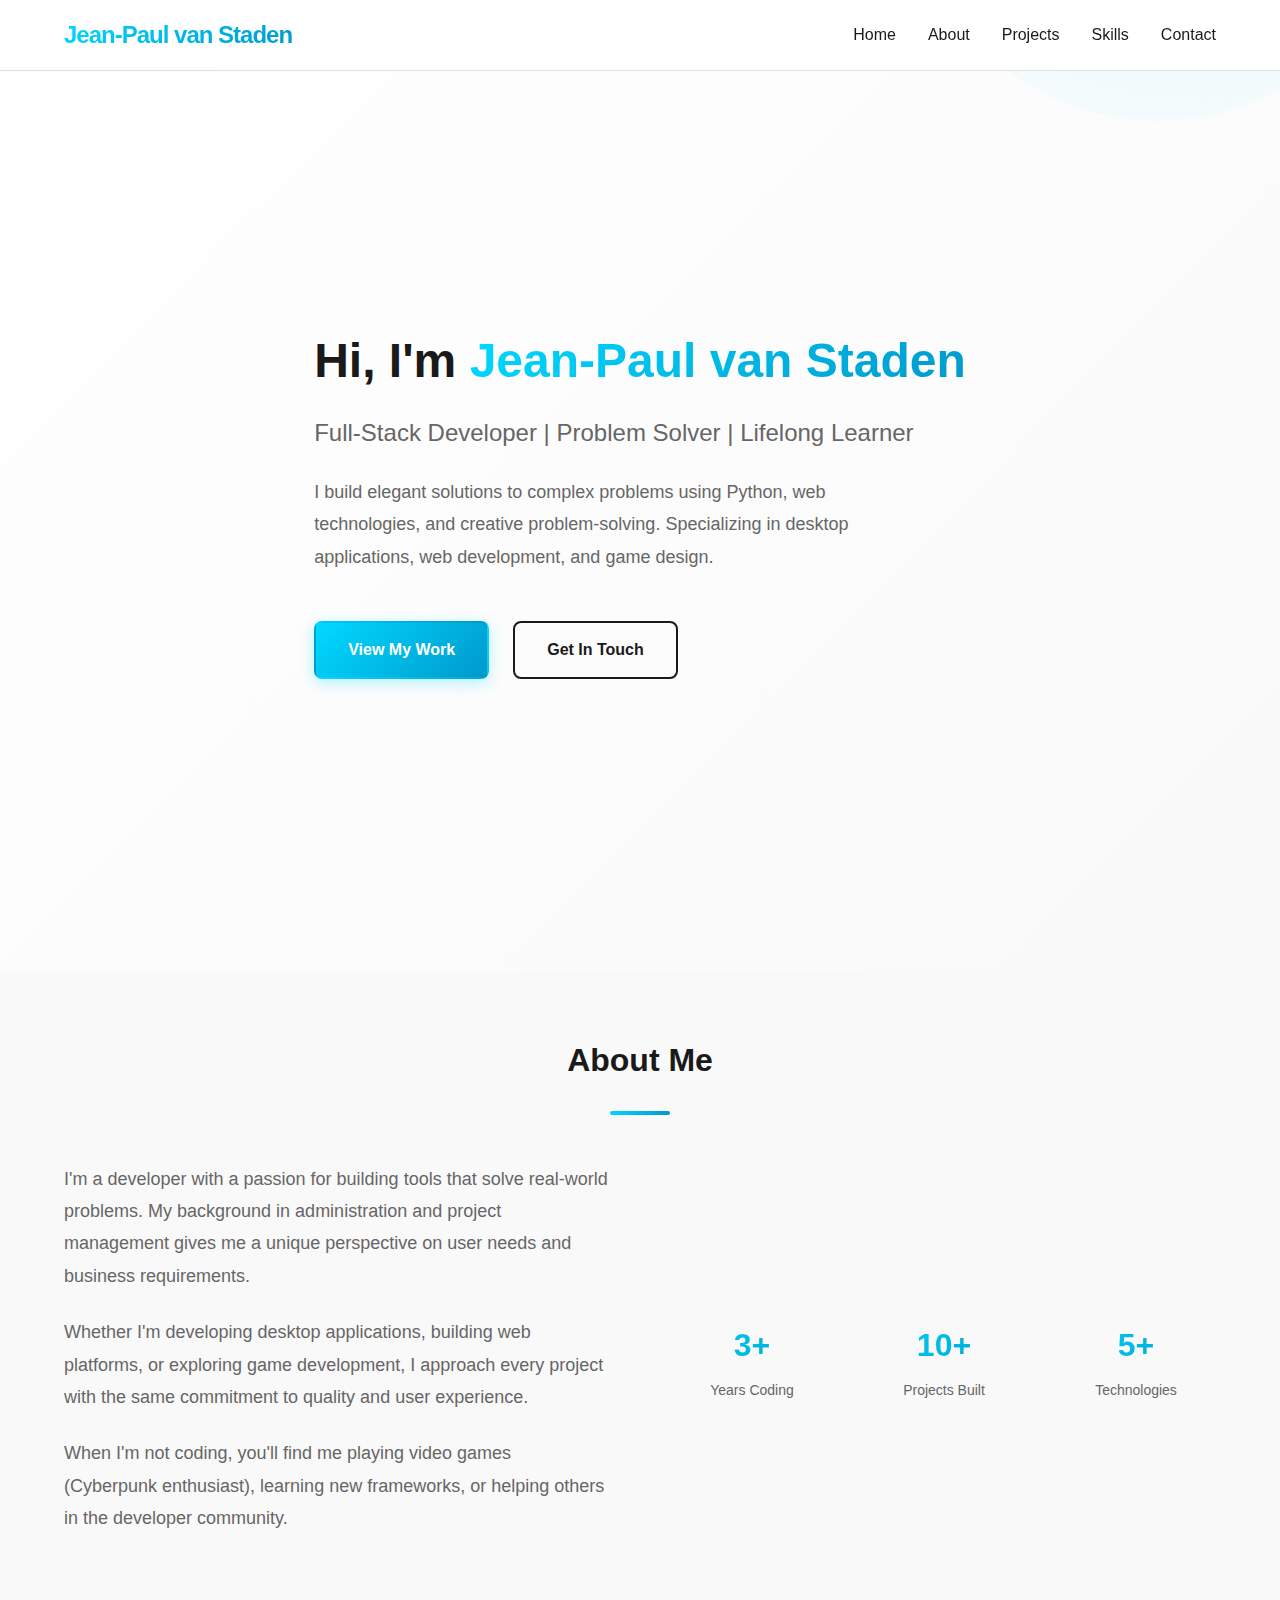
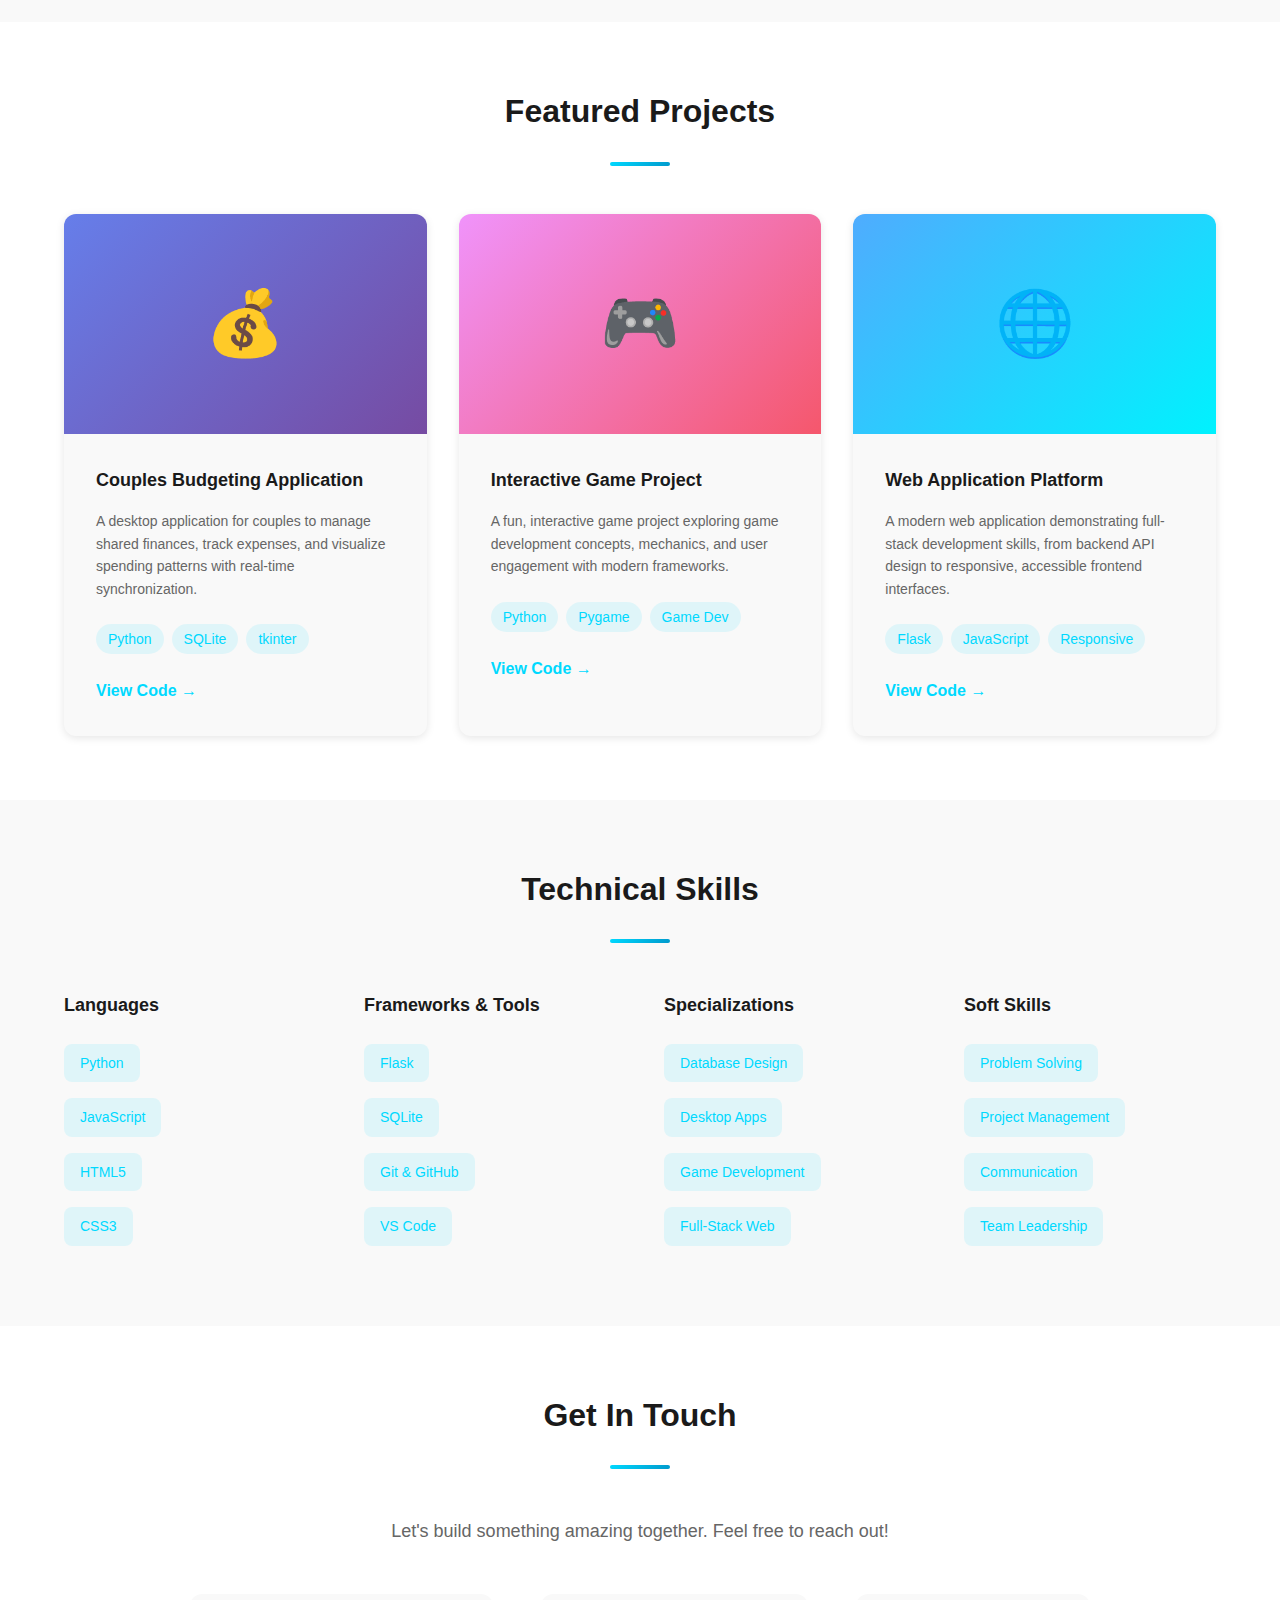
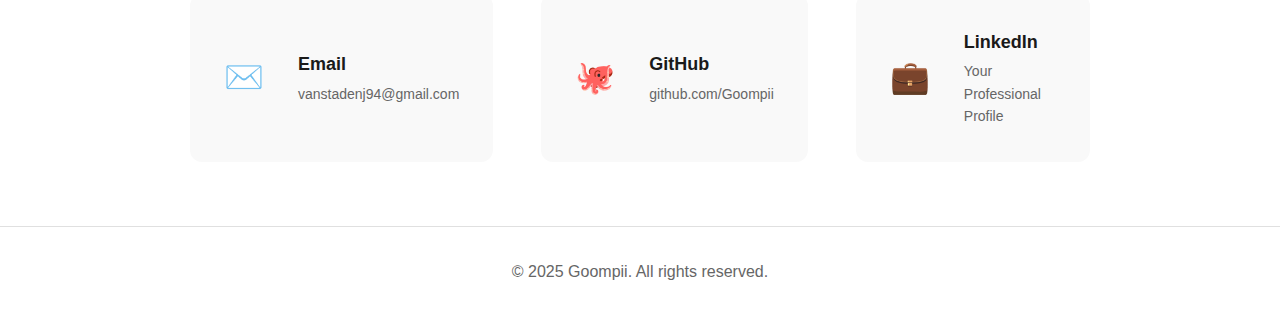
<file: index.html>
<!DOCTYPE html>
<html lang="en">
<head>
    <meta charset="UTF-8">
    <meta name="viewport" content="width=device-width, initial-scale=1.0">
    <meta name="description" content="Professional developer portfolio - Python, Web Development, Game Development">
    <title>Jean-Paul van Staden - Developer Portfolio</title>
    <link rel="stylesheet" href="assets/css/styles.css">
</head>
<body>
    <!-- NAVIGATION -->
    <nav class="navbar">
        <div class="container nav-container">
            <div class="logo">
                <h1>Jean-Paul van Staden</h1>
            </div>
            <ul class="nav-menu">
                <li><a href="#hero" class="nav-link">Home</a></li>
                <li><a href="#about" class="nav-link">About</a></li>
                <li><a href="#projects" class="nav-link">Projects</a></li>
                <li><a href="#skills" class="nav-link">Skills</a></li>
                <li><a href="#contact" class="nav-link">Contact</a></li>
            </ul>
            <div class="hamburger">
                <span></span>
                <span></span>
                <span></span>
            </div>
        </div>
    </nav>

    <!-- HERO SECTION -->
    <section id="hero" class="hero">
        <div class="container hero-content">
            <div class="hero-text">
                <h2>Hi, I'm <span class="accent">Jean-Paul van Staden</span></h2>
                <p class="hero-subtitle">Full-Stack Developer | Problem Solver | Lifelong Learner</p>
                <p class="hero-description">
                    I build elegant solutions to complex problems using Python, web technologies, and creative problem-solving. Specializing in desktop applications, web development, and game design.
                </p>
                <div class="hero-buttons">
                    <a href="#projects" class="btn btn-primary">View My Work</a>
                    <a href="#contact" class="btn btn-secondary">Get In Touch</a>
                </div>
            </div>
        </div>
    </section>

    <!-- ABOUT SECTION -->
    <section id="about" class="about">
        <div class="container">
            <h3 class="section-title">About Me</h3>
            <div class="about-content">
                <div class="about-text">
                    <p>
                        I'm a developer with a passion for building tools that solve real-world problems. 
                        My background in administration and project management gives me a unique perspective 
                        on user needs and business requirements.
                    </p>
                    <p>
                        Whether I'm developing desktop applications, building web platforms, or exploring game development,
                        I approach every project with the same commitment to quality and user experience.
                    </p>
                    <p>
                        When I'm not coding, you'll find me playing video games (Cyberpunk enthusiast), learning new frameworks,
                        or helping others in the developer community.
                    </p>
                </div>
                <div class="about-stats">
                    <div class="stat">
                        <h4>3+</h4>
                        <p>Years Coding</p>
                    </div>
                    <div class="stat">
                        <h4>10+</h4>
                        <p>Projects Built</p>
                    </div>
                    <div class="stat">
                        <h4>5+</h4>
                        <p>Technologies</p>
                    </div>
                </div>
            </div>
        </div>
    </section>

    <!-- PROJECTS SECTION -->
    <section id="projects" class="projects">
        <div class="container">
            <h3 class="section-title">Featured Projects</h3>
            <div class="projects-grid">
                
                <!-- PROJECT CARD 1 -->
                <div class="project-card">
                    <div class="project-image" style="background: linear-gradient(135deg, #667eea 0%, #764ba2 100%);">
                        <span class="project-placeholder">💰</span>
                    </div>
                    <div class="project-content">
                        <h4>Couples Budgeting Application</h4>
                        <p class="project-description">
                            A desktop application for couples to manage shared finances, track expenses, 
                            and visualize spending patterns with real-time synchronization.
                        </p>
                        <div class="project-tags">
                            <span class="tag">Python</span>
                            <span class="tag">SQLite</span>
                            <span class="tag">tkinter</span>
                        </div>
                        <div class="project-links">
                            <a href="https://github.com/Goompii" target="_blank" class="project-link">View Code →</a>
                        </div>
                    </div>
                </div>

                <!-- PROJECT CARD 2 -->
                <div class="project-card">
                    <div class="project-image" style="background: linear-gradient(135deg, #f093fb 0%, #f5576c 100%);">
                        <span class="project-placeholder">🎮</span>
                    </div>
                    <div class="project-content">
                        <h4>Interactive Game Project</h4>
                        <p class="project-description">
                            A fun, interactive game project exploring game development concepts,
                            mechanics, and user engagement with modern frameworks.
                        </p>
                        <div class="project-tags">
                            <span class="tag">Python</span>
                            <span class="tag">Pygame</span>
                            <span class="tag">Game Dev</span>
                        </div>
                        <div class="project-links">
                            <a href="https://github.com/Goompii" target="_blank" class="project-link">View Code →</a>
                        </div>
                    </div>
                </div>

                <!-- PROJECT CARD 3 -->
                <div class="project-card">
                    <div class="project-image" style="background: linear-gradient(135deg, #4facfe 0%, #00f2fe 100%);">
                        <span class="project-placeholder">🌐</span>
                    </div>
                    <div class="project-content">
                        <h4>Web Application Platform</h4>
                        <p class="project-description">
                            A modern web application demonstrating full-stack development skills,
                            from backend API design to responsive, accessible frontend interfaces.
                        </p>
                        <div class="project-tags">
                            <span class="tag">Flask</span>
                            <span class="tag">JavaScript</span>
                            <span class="tag">Responsive</span>
                        </div>
                        <div class="project-links">
                            <a href="https://github.com/Goompii" target="_blank" class="project-link">View Code →</a>
                        </div>
                    </div>
                </div>

            </div>
        </div>
    </section>

    <!-- SKILLS SECTION -->
    <section id="skills" class="skills">
        <div class="container">
            <h3 class="section-title">Technical Skills</h3>
            <div class="skills-grid">
                
                <div class="skill-category">
                    <h4>Languages</h4>
                    <ul class="skill-list">
                        <li><span class="skill-badge">Python</span></li>
                        <li><span class="skill-badge">JavaScript</span></li>
                        <li><span class="skill-badge">HTML5</span></li>
                        <li><span class="skill-badge">CSS3</span></li>
                    </ul>
                </div>

                <div class="skill-category">
                    <h4>Frameworks & Tools</h4>
                    <ul class="skill-list">
                        <li><span class="skill-badge">Flask</span></li>
                        <li><span class="skill-badge">SQLite</span></li>
                        <li><span class="skill-badge">Git & GitHub</span></li>
                        <li><span class="skill-badge">VS Code</span></li>
                    </ul>
                </div>

                <div class="skill-category">
                    <h4>Specializations</h4>
                    <ul class="skill-list">
                        <li><span class="skill-badge">Database Design</span></li>
                        <li><span class="skill-badge">Desktop Apps</span></li>
                        <li><span class="skill-badge">Game Development</span></li>
                        <li><span class="skill-badge">Full-Stack Web</span></li>
                    </ul>
                </div>

                <div class="skill-category">
                    <h4>Soft Skills</h4>
                    <ul class="skill-list">
                        <li><span class="skill-badge">Problem Solving</span></li>
                        <li><span class="skill-badge">Project Management</span></li>
                        <li><span class="skill-badge">Communication</span></li>
                        <li><span class="skill-badge">Team Leadership</span></li>
                    </ul>
                </div>

            </div>
        </div>
    </section>

    <!-- CONTACT SECTION -->
    <section id="contact" class="contact">
        <div class="container">
            <h3 class="section-title">Get In Touch</h3>
            <p class="contact-subtitle">
                Let's build something amazing together. Feel free to reach out!
            </p>
            <div class="contact-content">
                <div class="contact-info">
                    <a href="mailto:vanstadenj94@gmail.com" class="contact-link">
                        <span class="contact-icon">✉️</span>
                        <div>
                            <h5>Email</h5>
                            <p>vanstadenj94@gmail.com</p>
                        </div>
                    </a>
                    <a href="https://github.com/Goompii" target="_blank" rel="noopener noreferrer" class="contact-link">
                        <span class="contact-icon">🐙</span>
                        <div>
                            <h5>GitHub</h5>
                            <p>github.com/Goompii</p>
                        </div>
                    </a>
                    <a href="https://linkedin.com/in/yourprofile" target="_blank" rel="noopener noreferrer" class="contact-link">
                        <span class="contact-icon">💼</span>
                        <div>
                            <h5>LinkedIn</h5>
                            <p>Your Professional Profile</p>
                        </div>
                    </a>
                </div>
            </div>
        </div>
    </section>

    <!-- FOOTER -->
    <footer class="footer">
        <div class="container">
            <p>&copy; 2025 Goompii. All rights reserved.</p>
        </div>
    </footer>

    <script src="assets/js/script.js"></script>
</body>
</html>
</file>
<file: assets/css/styles.css>
/* ===== ROOT & DESIGN SYSTEM ===== */
:root {
    /* Colors */
    --primary-color: #00d9ff;
    --primary-dark: #0099cc;
    --secondary-color: #1a1a1a;
    --text-dark: #1a1a1a;
    --text-light: #f5f5f5;
    --text-gray: #666;
    --bg-light: #f9f9f9;
    --bg-dark: #0f0f0f;
    --border-color: #e0e0e0;
    --accent-gradient: linear-gradient(135deg, #00d9ff, #0099cc);
    
    /* Typography */
    --font-main: -apple-system, BlinkMacSystemFont, 'Segoe UI', Roboto, 'Helvetica Neue', Arial, sans-serif;
    --font-mono: 'Monaco', 'Courier New', monospace;
    --font-size-base: 16px;
    --font-size-sm: 14px;
    --font-size-lg: 18px;
    --font-size-xl: 24px;
    --font-size-2xl: 32px;
    --font-size-3xl: 48px;
    
    /* Spacing */
    --space-xs: 8px;
    --space-sm: 16px;
    --space-md: 24px;
    --space-lg: 32px;
    --space-xl: 48px;
    --space-2xl: 64px;
    
    /* Borders & Shadows */
    --shadow-sm: 0 2px 8px rgba(0, 0, 0, 0.1);
    --shadow-md: 0 4px 16px rgba(0, 0, 0, 0.15);
    --shadow-lg: 0 8px 32px rgba(0, 0, 0, 0.2);
    --radius: 8px;
    --radius-lg: 12px;
    
    /* Transitions */
    --transition: 0.3s cubic-bezier(0.25, 0.46, 0.45, 0.94);
}

/* Dark mode */
@media (prefers-color-scheme: dark) {
    :root {
        --text-dark: #f5f5f5;
        --text-light: #1a1a1a;
        --bg-light: #1a1a1a;
        --bg-dark: #0f0f0f;
        --border-color: #333;
    }
}

/* ===== GLOBAL STYLES ===== */
* {
    margin: 0;
    padding: 0;
    box-sizing: border-box;
}

html {
    scroll-behavior: smooth;
}

body {
    font-family: var(--font-main);
    font-size: var(--font-size-base);
    color: var(--text-dark);
    background-color: #fff;
    line-height: 1.6;
}

@media (prefers-color-scheme: dark) {
    body {
        background-color: var(--bg-dark);
        color: var(--text-light);
    }
}

/* ===== CONTAINER & LAYOUT ===== */
.container {
    max-width: 1200px;
    margin: 0 auto;
    padding: 0 var(--space-md);
}

.nav-container {
    display: flex;
    justify-content: space-between;
    align-items: center;
}

/* ===== NAVIGATION ===== */
.navbar {
    position: sticky;
    top: 0;
    z-index: 1000;
    background: rgba(255, 255, 255, 0.95);
    backdrop-filter: blur(10px);
    border-bottom: 1px solid var(--border-color);
    padding: var(--space-sm) 0;
    transition: all var(--transition);
}

@media (prefers-color-scheme: dark) {
    .navbar {
        background: rgba(15, 15, 15, 0.95);
    }
}

.logo h1 {
    font-size: var(--font-size-xl);
    font-weight: 700;
    background: var(--accent-gradient);
    -webkit-background-clip: text;
    -webkit-text-fill-color: transparent;
    background-clip: text;
    letter-spacing: -1px;
}

.nav-menu {
    display: flex;
    list-style: none;
    gap: var(--space-lg);
}

.nav-link {
    color: var(--text-dark);
    text-decoration: none;
    font-weight: 500;
    position: relative;
    transition: color var(--transition);
}

@media (prefers-color-scheme: dark) {
    .nav-link {
        color: var(--text-light);
    }
}

.nav-link::after {
    content: '';
    position: absolute;
    bottom: -4px;
    left: 0;
    width: 0;
    height: 2px;
    background: var(--primary-color);
    transition: width var(--transition);
}

.nav-link:hover::after {
    width: 100%;
}

.hamburger {
    display: none;
    flex-direction: column;
    cursor: pointer;
}

.hamburger span {
    width: 25px;
    height: 3px;
    background: var(--text-dark);
    margin: 4px 0;
    border-radius: 2px;
    transition: all var(--transition);
}

@media (prefers-color-scheme: dark) {
    .hamburger span {
        background: var(--text-light);
    }
}

/* Mobile menu toggle */
@media (max-width: 768px) {
    .hamburger {
        display: flex;
    }
    
    .nav-menu {
        position: absolute;
        top: 100%;
        left: 0;
        right: 0;
        flex-direction: column;
        background: rgba(255, 255, 255, 0.98);
        gap: 0;
        max-height: 0;
        overflow: hidden;
        transition: max-height var(--transition);
    }
    
    @media (prefers-color-scheme: dark) {
        .nav-menu {
            background: rgba(15, 15, 15, 0.98);
        }
    }
    
    .nav-menu.active {
        max-height: 300px;
    }
    
    .nav-menu li {
        padding: var(--space-sm);
        border-bottom: 1px solid var(--border-color);
    }
    
    .nav-link::after {
        display: none;
    }
}

/* ===== HERO SECTION ===== */
.hero {
    min-height: 100vh;
    display: flex;
    align-items: center;
    justify-content: center;
    background: linear-gradient(135deg, #ffffff 0%, #f9f9f9 100%);
    position: relative;
    overflow: hidden;
}

@media (prefers-color-scheme: dark) {
    .hero {
        background: linear-gradient(135deg, #0f0f0f 0%, #1a1a1a 100%);
    }
}

.hero::before {
    content: '';
    position: absolute;
    top: -50%;
    right: -10%;
    width: 500px;
    height: 500px;
    background: radial-gradient(circle, rgba(0, 217, 255, 0.1), transparent);
    border-radius: 50%;
    animation: float 8s ease-in-out infinite;
}

@keyframes float {
    0%, 100% { transform: translateY(0px); }
    50% { transform: translateY(30px); }
}

.hero-content {
    position: relative;
    z-index: 1;
}

.hero-text h2 {
    font-size: var(--font-size-3xl);
    font-weight: 800;
    margin-bottom: var(--space-md);
    line-height: 1.2;
}

.accent {
    background: var(--accent-gradient);
    -webkit-background-clip: text;
    -webkit-text-fill-color: transparent;
    background-clip: text;
}

.hero-subtitle {
    font-size: var(--font-size-xl);
    color: var(--text-gray);
    margin-bottom: var(--space-md);
}

@media (prefers-color-scheme: dark) {
    .hero-subtitle {
        color: #999;
    }
}

.hero-description {
    font-size: var(--font-size-lg);
    max-width: 600px;
    margin-bottom: var(--space-xl);
    color: var(--text-gray);
    line-height: 1.8;
}

@media (prefers-color-scheme: dark) {
    .hero-description {
        color: #aaa;
    }
}

.hero-buttons {
    display: flex;
    gap: var(--space-md);
    margin-bottom: var(--space-lg);
}

/* ===== BUTTONS ===== */
.btn {
    padding: 14px 32px;
    border-radius: var(--radius);
    font-size: var(--font-size-base);
    font-weight: 600;
    text-decoration: none;
    cursor: pointer;
    transition: all var(--transition);
    border: 2px solid transparent;
    display: inline-block;
}

.btn-primary {
    background: var(--accent-gradient);
    color: white;
    box-shadow: 0 4px 15px rgba(0, 217, 255, 0.3);
}

.btn-primary:hover {
    transform: translateY(-2px);
    box-shadow: 0 8px 25px rgba(0, 217, 255, 0.4);
}

.btn-secondary {
    background: transparent;
    color: var(--text-dark);
    border: 2px solid var(--text-dark);
}

@media (prefers-color-scheme: dark) {
    .btn-secondary {
        color: var(--text-light);
        border-color: var(--text-light);
    }
}

.btn-secondary:hover {
    background: var(--text-dark);
    color: white;
    transform: translateY(-2px);
}

@media (prefers-color-scheme: dark) {
    .btn-secondary:hover {
        background: var(--text-light);
        color: var(--bg-dark);
    }
}

@media (max-width: 768px) {
    .hero-text h2 {
        font-size: 32px;
    }
    
    .hero-subtitle {
        font-size: var(--font-size-lg);
    }
    
    .hero-buttons {
        flex-direction: column;
    }
    
    .btn {
        width: 100%;
        text-align: center;
    }
}

/* ===== SECTION TITLES ===== */
.section-title {
    font-size: var(--font-size-2xl);
    font-weight: 700;
    margin-bottom: var(--space-xl);
    text-align: center;
    position: relative;
}

.section-title::after {
    content: '';
    display: block;
    width: 60px;
    height: 4px;
    background: var(--accent-gradient);
    margin: var(--space-md) auto 0;
    border-radius: 2px;
}

/* ===== ABOUT SECTION ===== */
.about {
    padding: var(--space-2xl) 0;
    background: var(--bg-light);
}

@media (prefers-color-scheme: dark) {
    .about {
        background: #1a1a1a;
    }
}

.about-content {
    display: grid;
    grid-template-columns: 1fr 1fr;
    gap: var(--space-2xl);
    align-items: center;
}

.about-text p {
    font-size: var(--font-size-lg);
    line-height: 1.8;
    margin-bottom: var(--space-md);
    color: var(--text-gray);
}

@media (prefers-color-scheme: dark) {
    .about-text p {
        color: #aaa;
    }
}

.about-stats {
    display: grid;
    grid-template-columns: repeat(3, 1fr);
    gap: var(--space-lg);
}

.stat {
    text-align: center;
}

.stat h4 {
    font-size: 32px;
    font-weight: 700;
    background: var(--accent-gradient);
    -webkit-background-clip: text;
    -webkit-text-fill-color: transparent;
    background-clip: text;
    margin-bottom: var(--space-xs);
}

.stat p {
    font-size: var(--font-size-sm);
    color: var(--text-gray);
}

@media (prefers-color-scheme: dark) {
    .stat p {
        color: #aaa;
    }
}

@media (max-width: 768px) {
    .about-content {
        grid-template-columns: 1fr;
    }
}

/* ===== PROJECTS SECTION ===== */
.projects {
    padding: var(--space-2xl) 0;
}

.projects-grid {
    display: grid;
    grid-template-columns: repeat(3, 1fr);
    gap: var(--space-lg);
}

.project-card {
    background: var(--bg-light);
    border-radius: var(--radius-lg);
    overflow: hidden;
    transition: all var(--transition);
    box-shadow: var(--shadow-sm);
}

@media (prefers-color-scheme: dark) {
    .project-card {
        background: #1a1a1a;
    }
}

.project-card:hover {
    transform: translateY(-8px);
    box-shadow: var(--shadow-lg);
}

.project-image {
    height: 220px;
    background: linear-gradient(135deg, #667eea, #764ba2);
    display: flex;
    align-items: center;
    justify-content: center;
    overflow: hidden;
    position: relative;
}

.project-placeholder {
    font-size: 64px;
    animation: bounce 3s ease-in-out infinite;
}

@keyframes bounce {
    0%, 100% { transform: translateY(0); }
    50% { transform: translateY(-10px); }
}

.project-content {
    padding: var(--space-lg);
}

.project-content h4 {
    font-size: var(--font-size-lg);
    margin-bottom: var(--space-sm);
    font-weight: 700;
}

.project-description {
    font-size: var(--font-size-sm);
    color: var(--text-gray);
    margin-bottom: var(--space-md);
    line-height: 1.6;
}

@media (prefers-color-scheme: dark) {
    .project-description {
        color: #aaa;
    }
}

.project-tags {
    display: flex;
    flex-wrap: wrap;
    gap: var(--space-xs);
    margin-bottom: var(--space-md);
}

.tag {
    display: inline-block;
    background: rgba(0, 217, 255, 0.1);
    color: var(--primary-color);
    padding: 4px 12px;
    border-radius: 20px;
    font-size: var(--font-size-sm);
    font-weight: 500;
}

.project-link {
    color: var(--primary-color);
    text-decoration: none;
    font-weight: 600;
    transition: all var(--transition);
}

.project-link:hover {
    color: var(--primary-dark);
    transform: translateX(4px);
}

@media (max-width: 1024px) {
    .projects-grid {
        grid-template-columns: repeat(2, 1fr);
    }
}

@media (max-width: 768px) {
    .projects-grid {
        grid-template-columns: 1fr;
    }
}

/* ===== SKILLS SECTION ===== */
.skills {
    padding: var(--space-2xl) 0;
    background: var(--bg-light);
}

@media (prefers-color-scheme: dark) {
    .skills {
        background: #1a1a1a;
    }
}

.skills-grid {
    display: grid;
    grid-template-columns: repeat(4, 1fr);
    gap: var(--space-xl);
}

.skill-category h4 {
    font-size: var(--font-size-lg);
    font-weight: 700;
    margin-bottom: var(--space-md);
    color: var(--text-dark);
}

@media (prefers-color-scheme: dark) {
    .skill-category h4 {
        color: var(--text-light);
    }
}

.skill-list {
    list-style: none;
}

.skill-list li {
    margin-bottom: var(--space-sm);
}

.skill-badge {
    display: inline-block;
    background: rgba(0, 217, 255, 0.1);
    color: var(--primary-color);
    padding: 8px 16px;
    border-radius: var(--radius);
    font-size: var(--font-size-sm);
    font-weight: 500;
    transition: all var(--transition);
}

.skill-badge:hover {
    background: rgba(0, 217, 255, 0.2);
    transform: translateX(4px);
}

@media (max-width: 1024px) {
    .skills-grid {
        grid-template-columns: repeat(2, 1fr);
    }
}

@media (max-width: 768px) {
    .skills-grid {
        grid-template-columns: 1fr;
    }
}

/* ===== CONTACT SECTION ===== */
.contact {
    padding: var(--space-2xl) 0;
}

.contact-subtitle {
    text-align: center;
    font-size: var(--font-size-lg);
    color: var(--text-gray);
    margin-bottom: var(--space-xl);
}

@media (prefers-color-scheme: dark) {
    .contact-subtitle {
        color: #aaa;
    }
}

.contact-content {
    display: flex;
    justify-content: center;
}

.contact-info {
    display: flex;
    gap: var(--space-xl);
    max-width: 900px;
}

.contact-link {
    display: flex;
    align-items: center;
    gap: var(--space-md);
    padding: var(--space-lg);
    background: var(--bg-light);
    border-radius: var(--radius-lg);
    text-decoration: none;
    color: var(--text-dark);
    transition: all var(--transition);
    flex: 1;
    border: 2px solid transparent;
}

@media (prefers-color-scheme: dark) {
    .contact-link {
        background: #1a1a1a;
        color: var(--text-light);
    }
}

.contact-link:hover {
    border-color: var(--primary-color);
    transform: translateY(-4px);
    box-shadow: var(--shadow-md);
}

.contact-icon {
    font-size: 32px;
    min-width: 50px;
}

.contact-link h5 {
    font-size: var(--font-size-lg);
    font-weight: 700;
    margin-bottom: 4px;
}

.contact-link p {
    font-size: var(--font-size-sm);
    color: var(--text-gray);
}

@media (prefers-color-scheme: dark) {
    .contact-link p {
        color: #aaa;
    }
}

@media (max-width: 768px) {
    .contact-info {
        flex-direction: column;
        gap: var(--space-md);
    }
}

/* ===== FOOTER ===== */
.footer {
    padding: var(--space-lg) 0;
    text-align: center;
    border-top: 1px solid var(--border-color);
    color: var(--text-gray);
}

@media (prefers-color-scheme: dark) {
    .footer {
        color: #aaa;
    }
}

/* ===== ANIMATIONS ===== */
@keyframes fadeInUp {
    from {
        opacity: 0;
        transform: translateY(30px);
    }
    to {
        opacity: 1;
        transform: translateY(0);
    }
}

.fade-in {
    animation: fadeInUp 0.8s ease-out;
}
</file>
